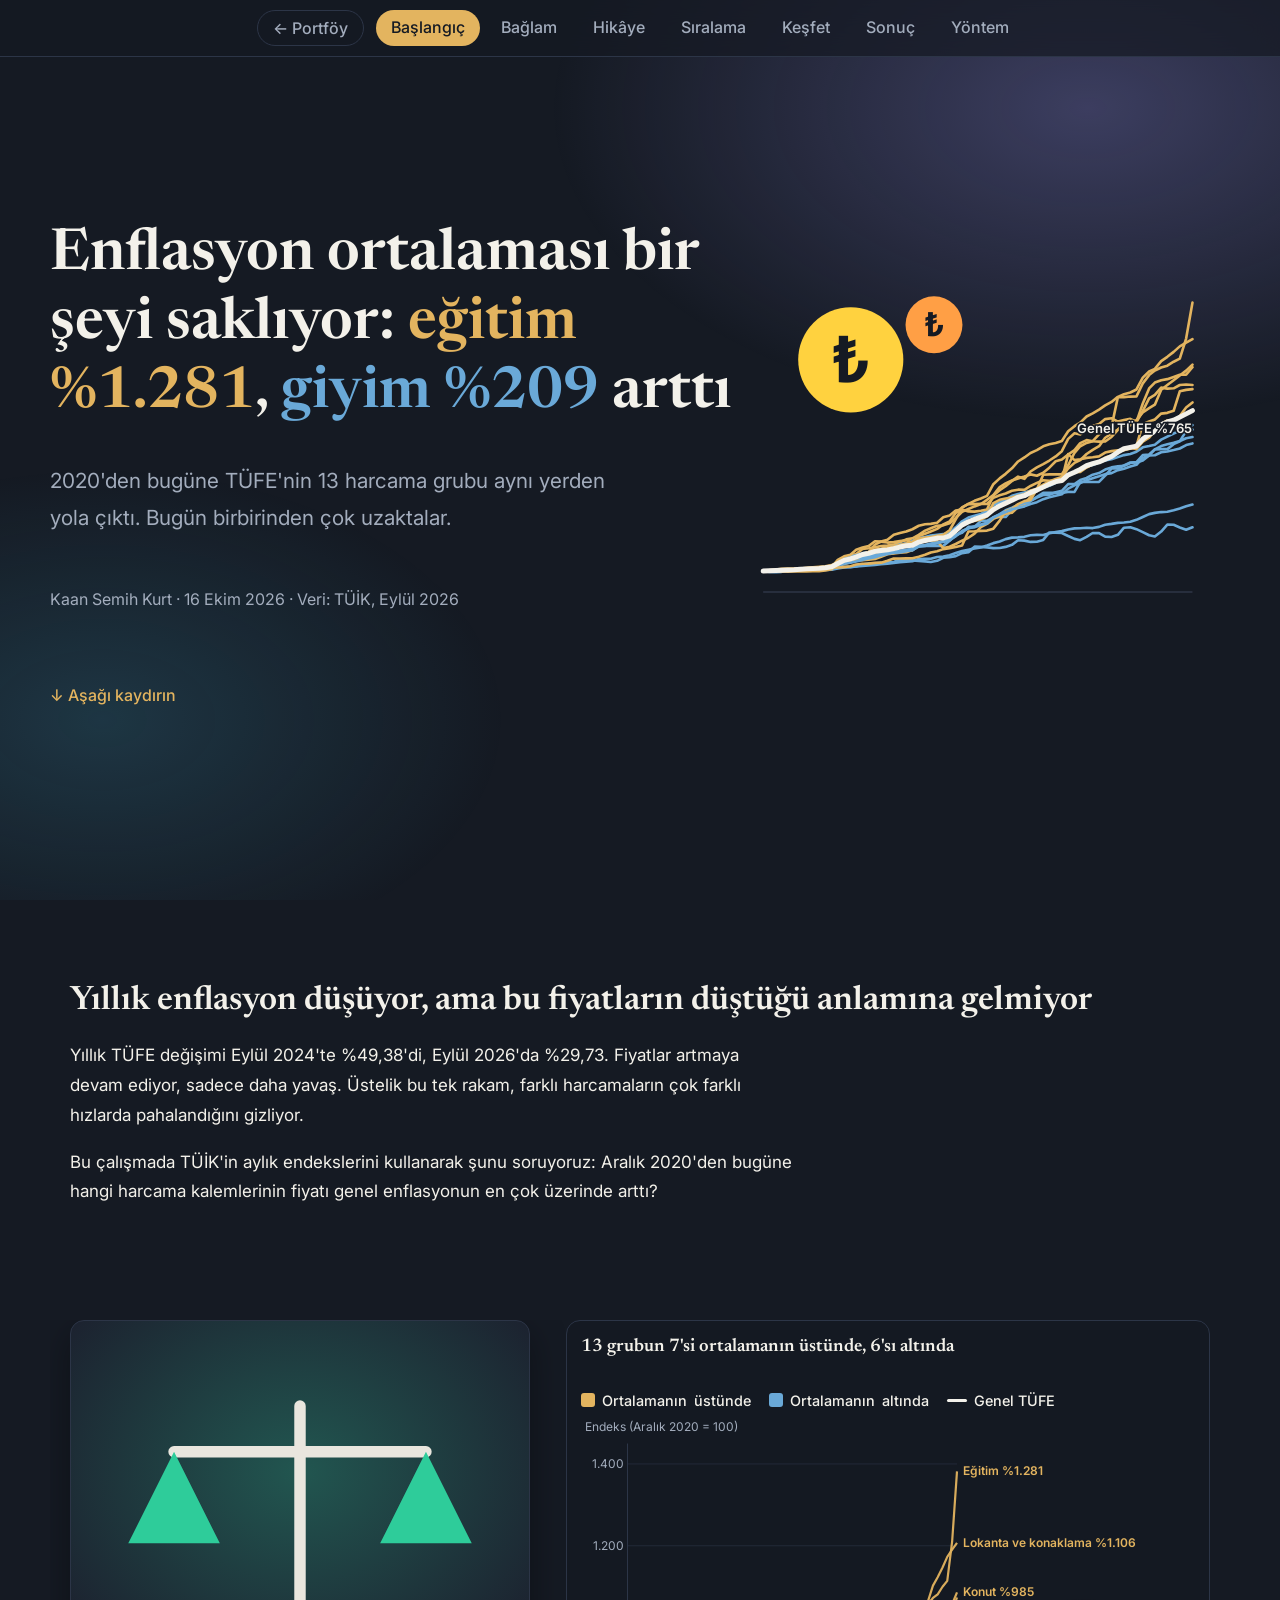
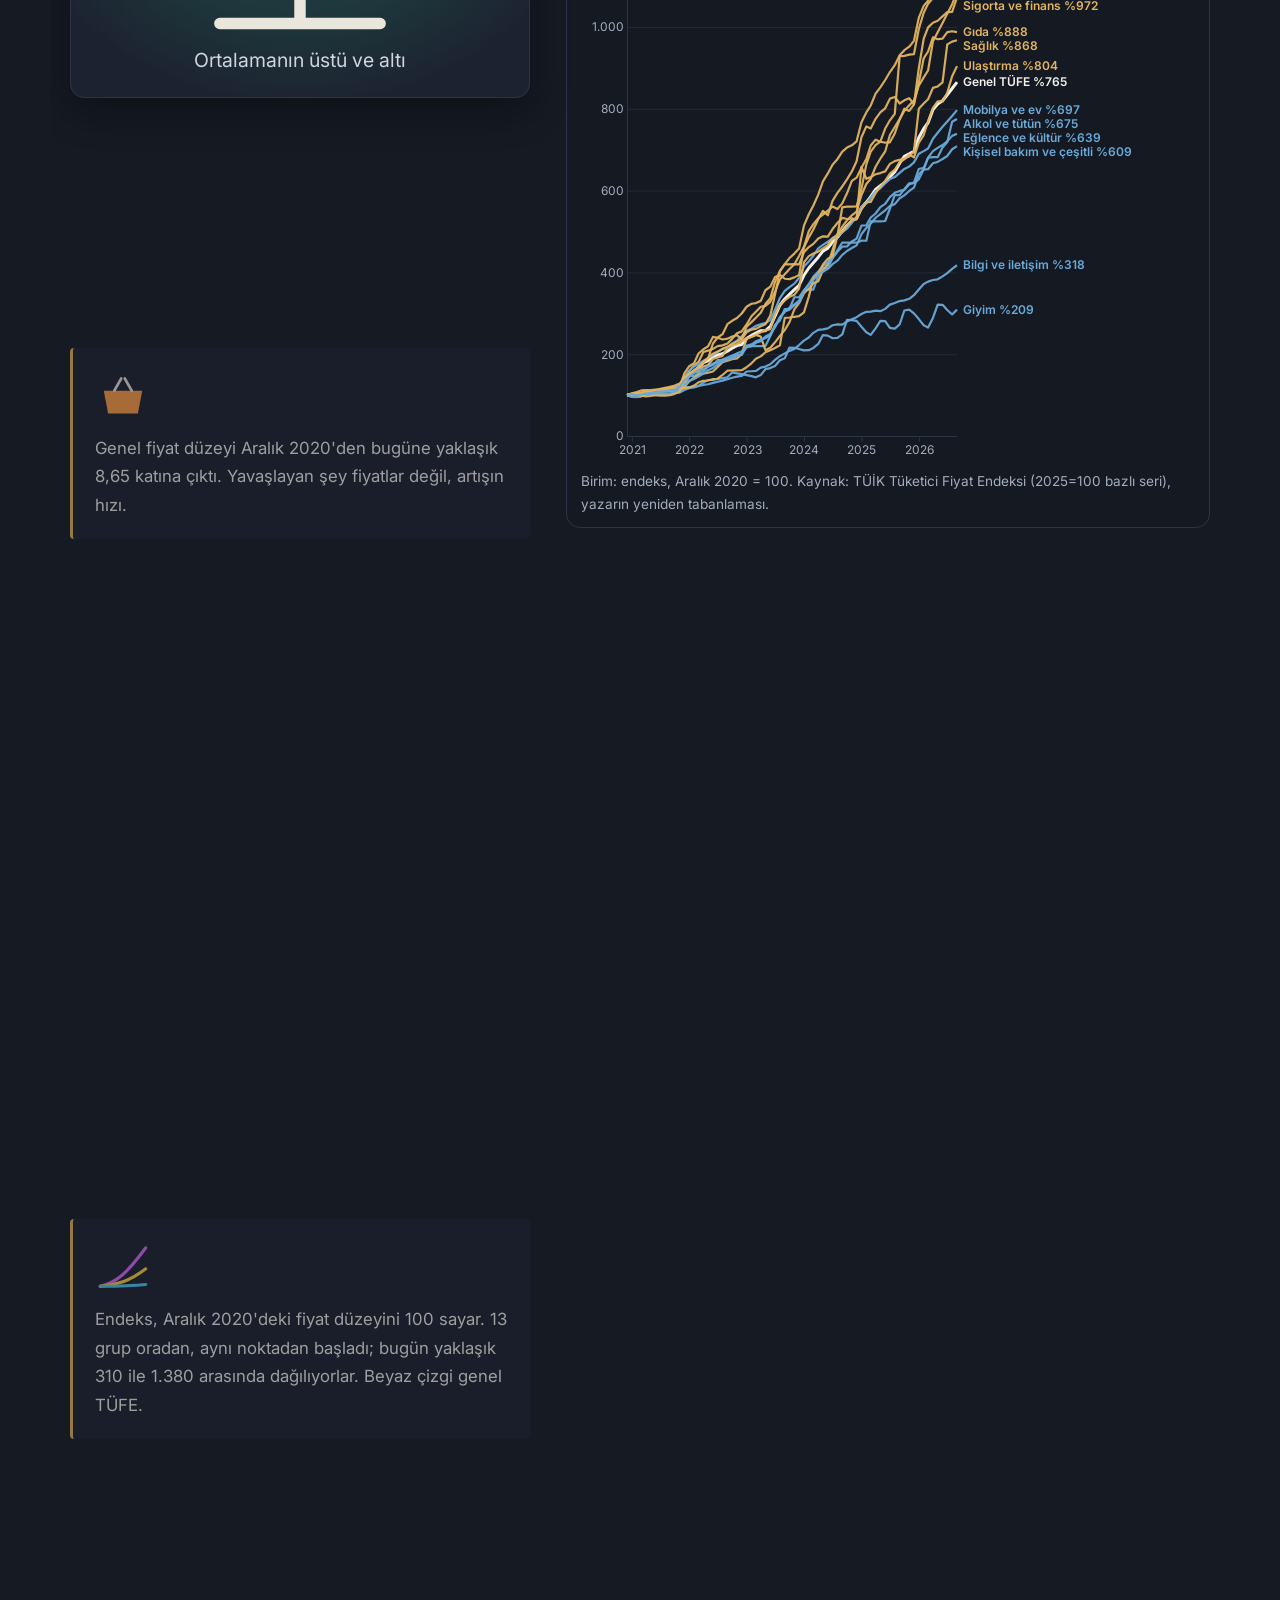
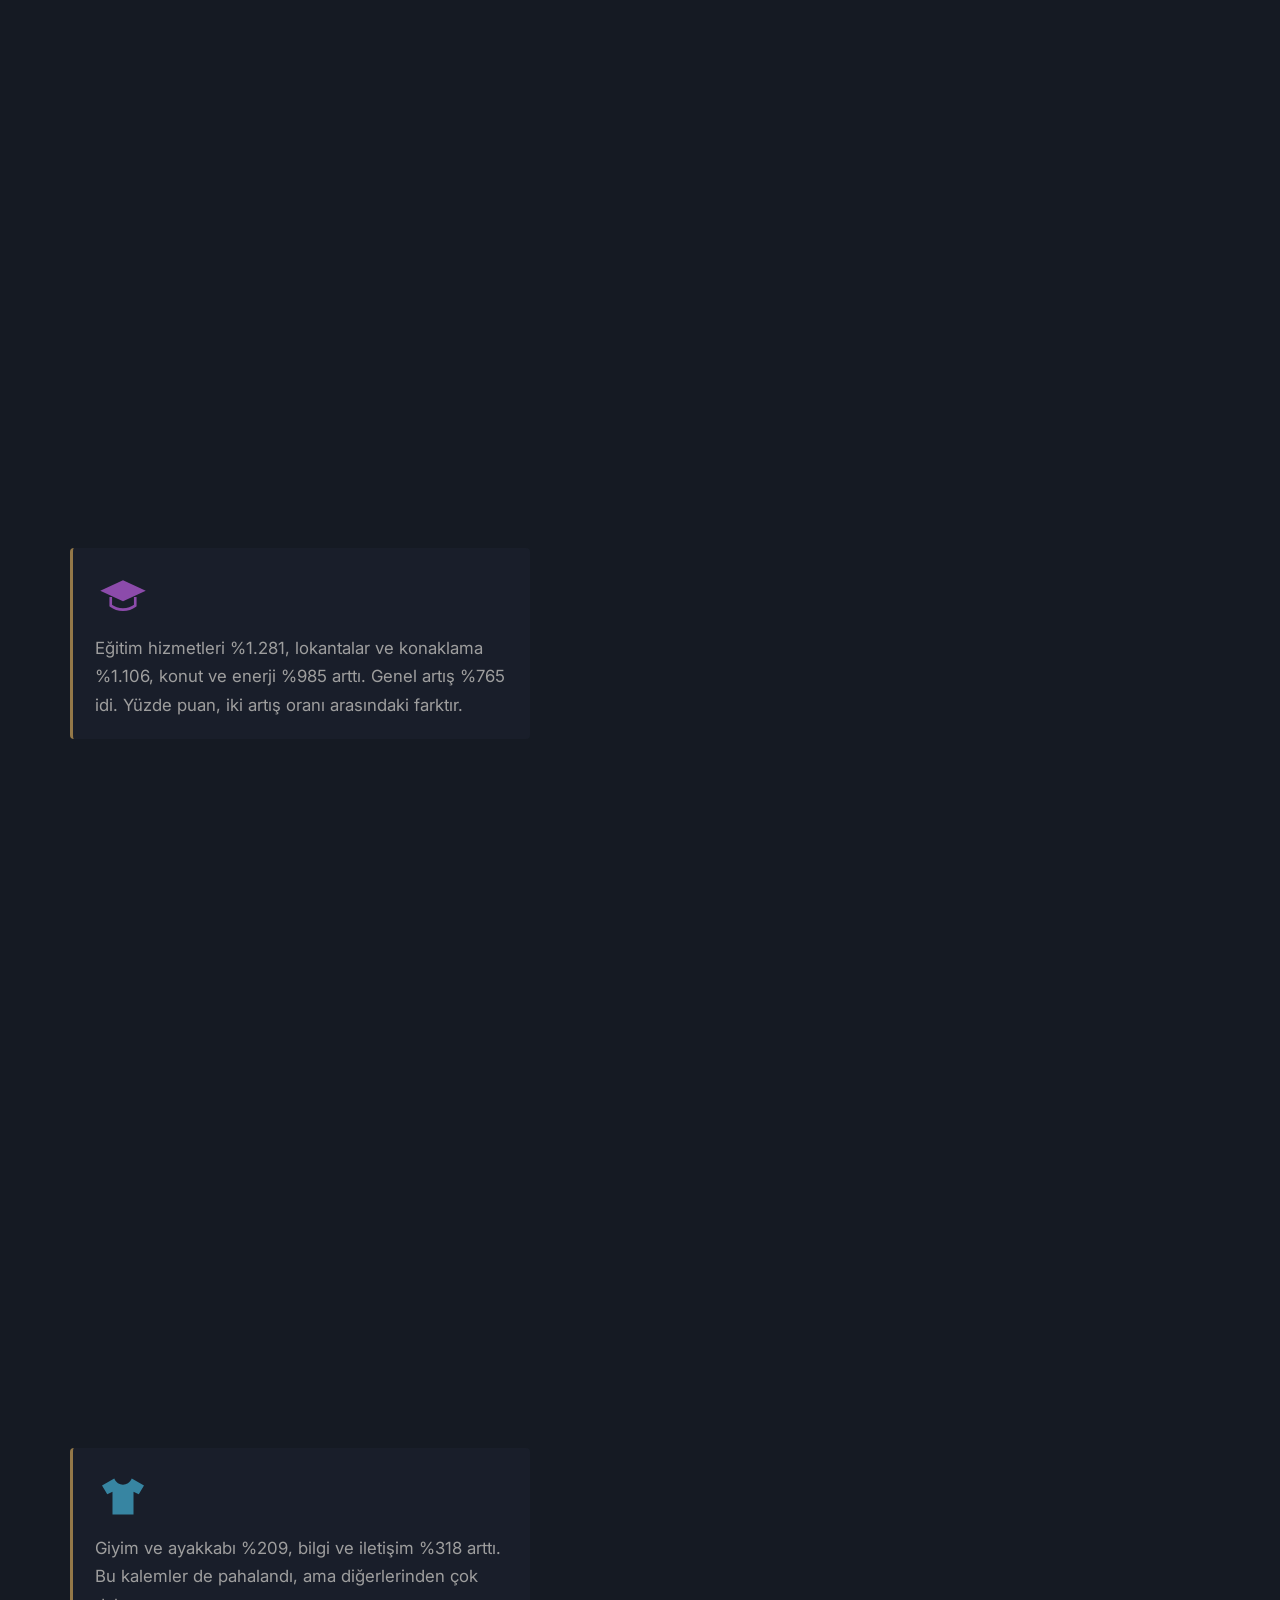
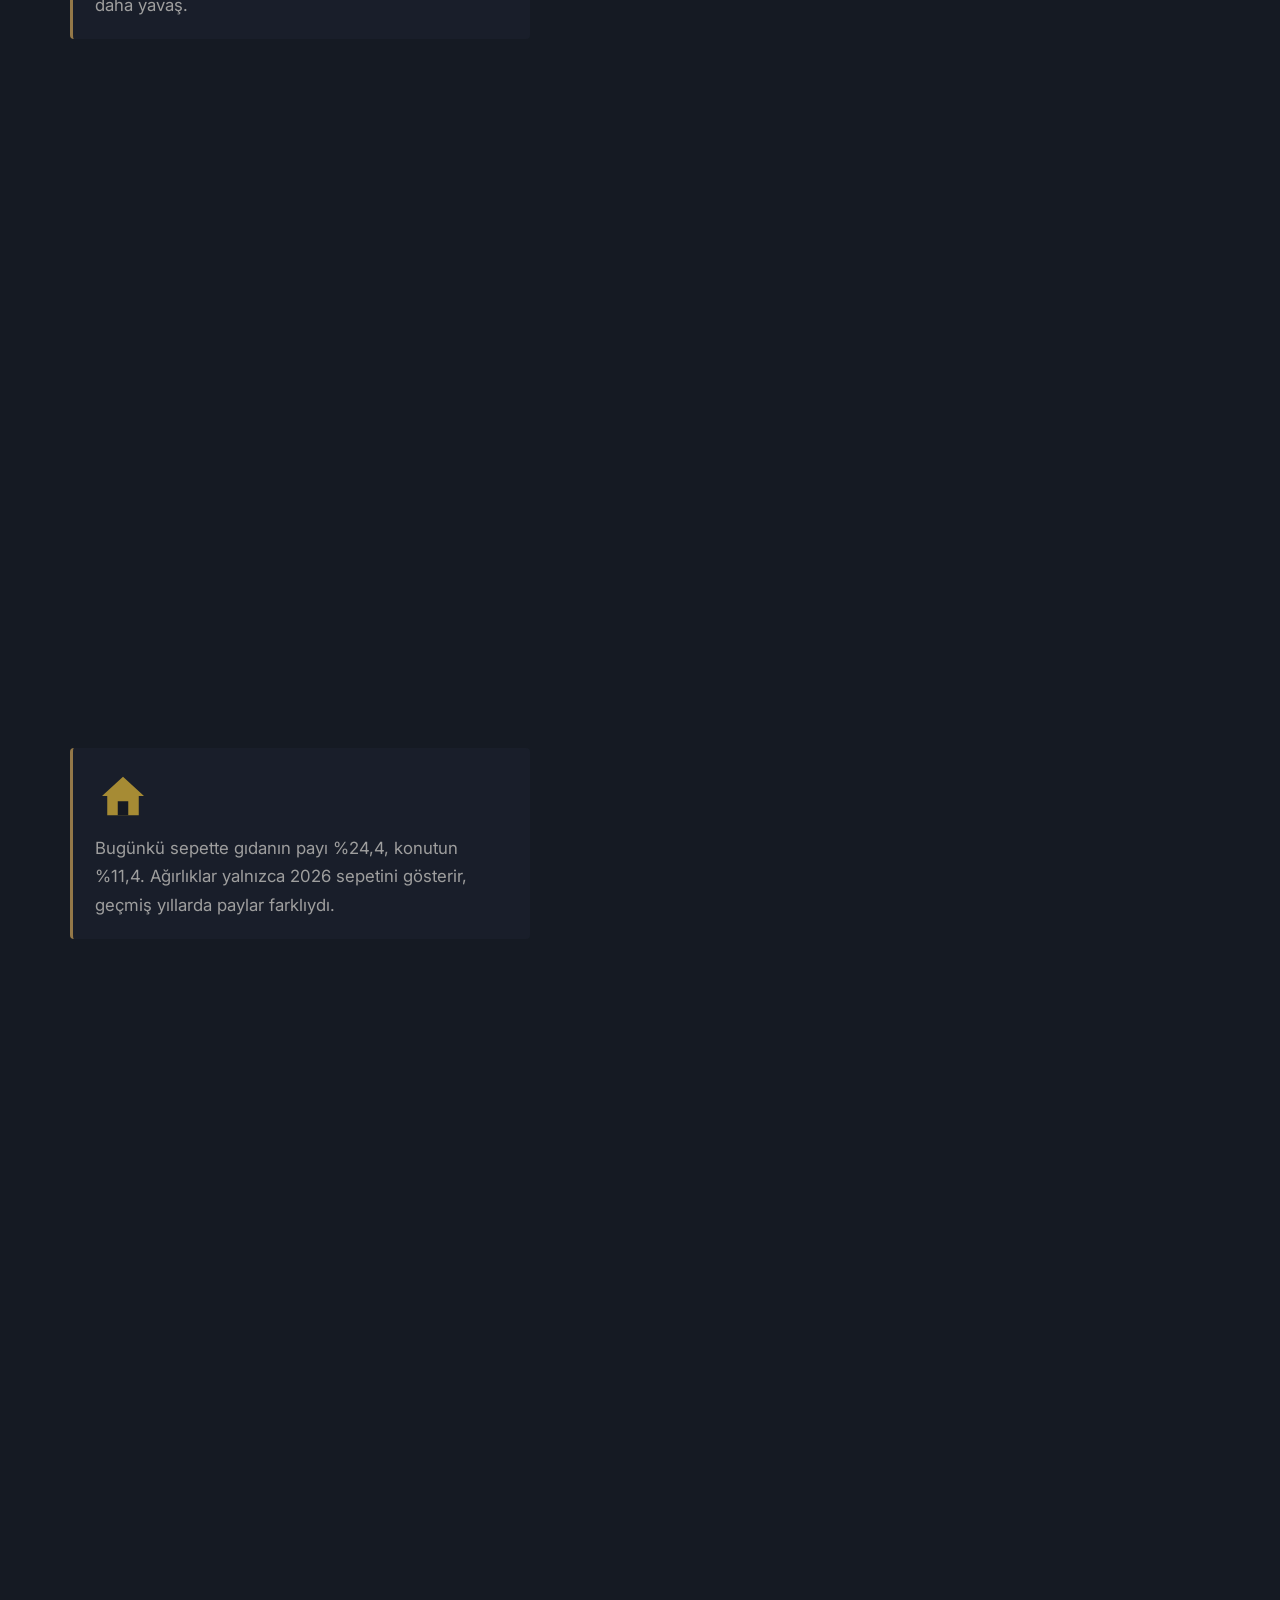
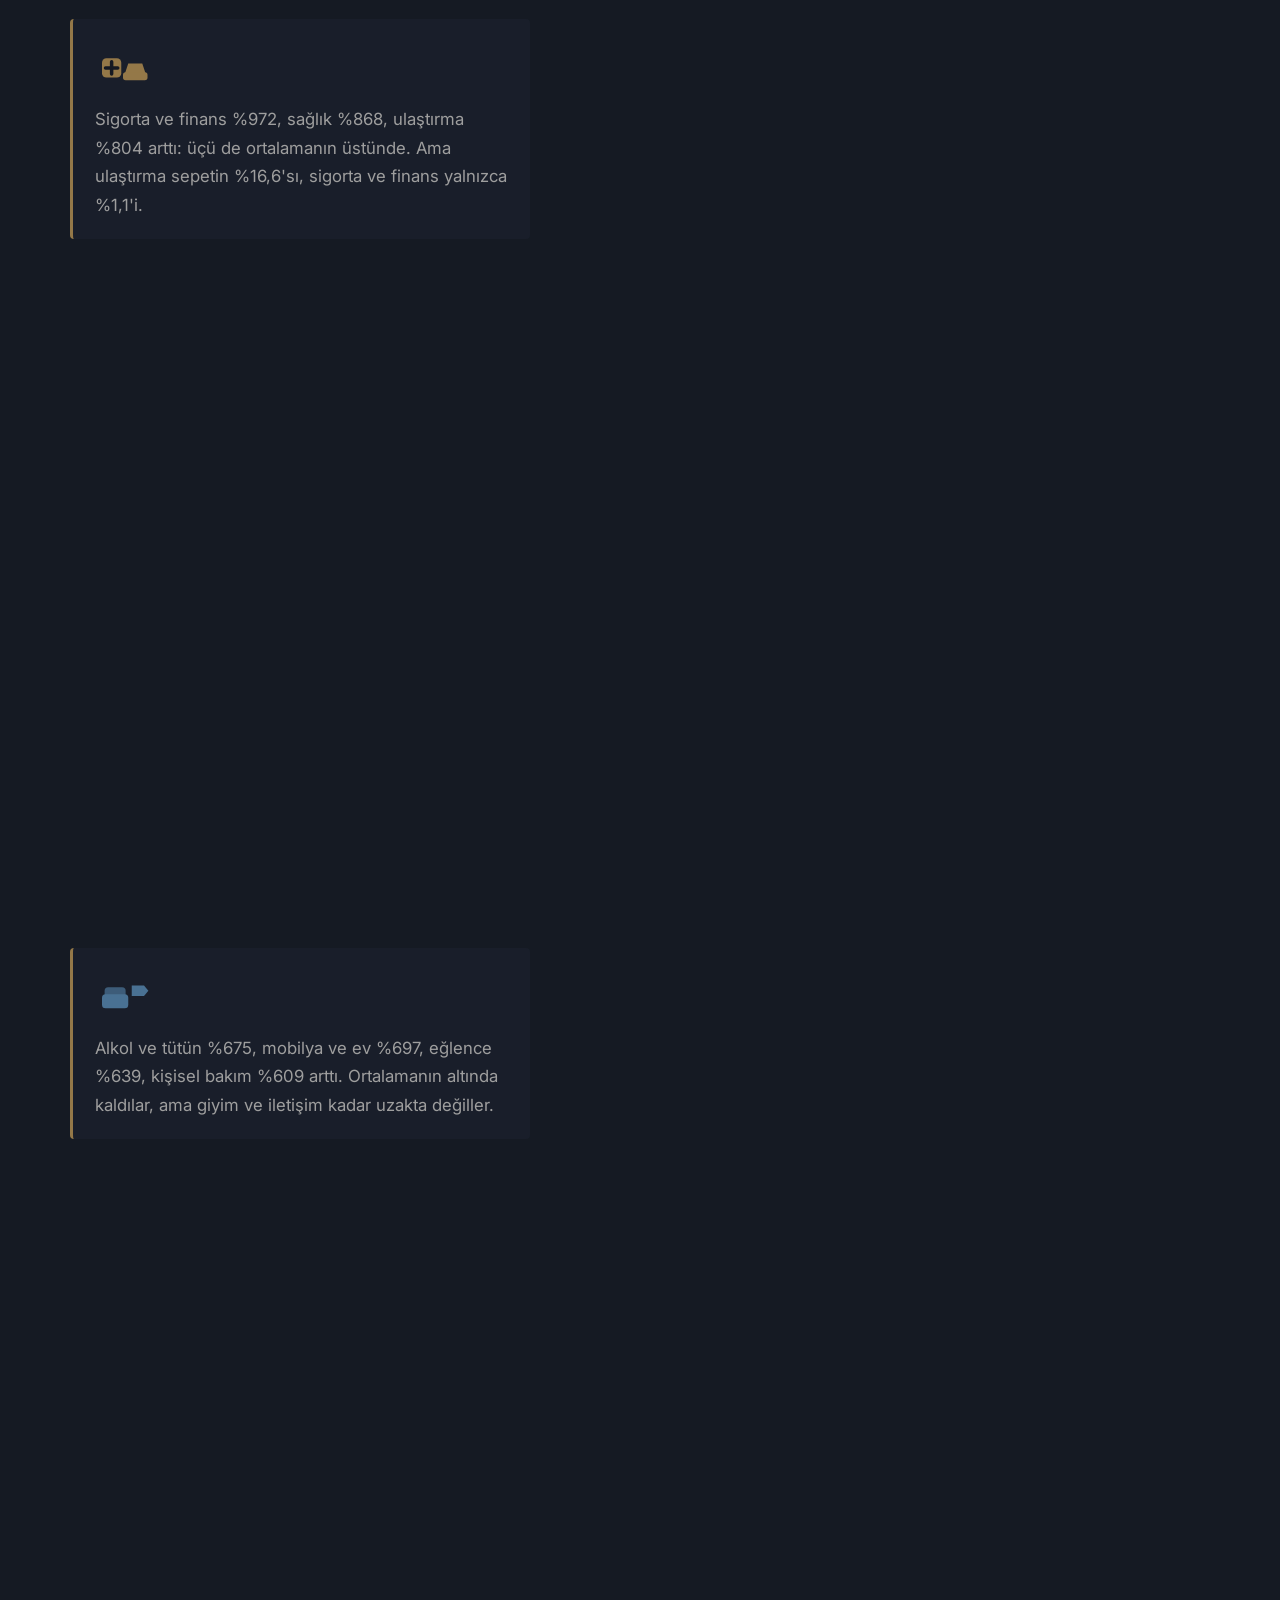
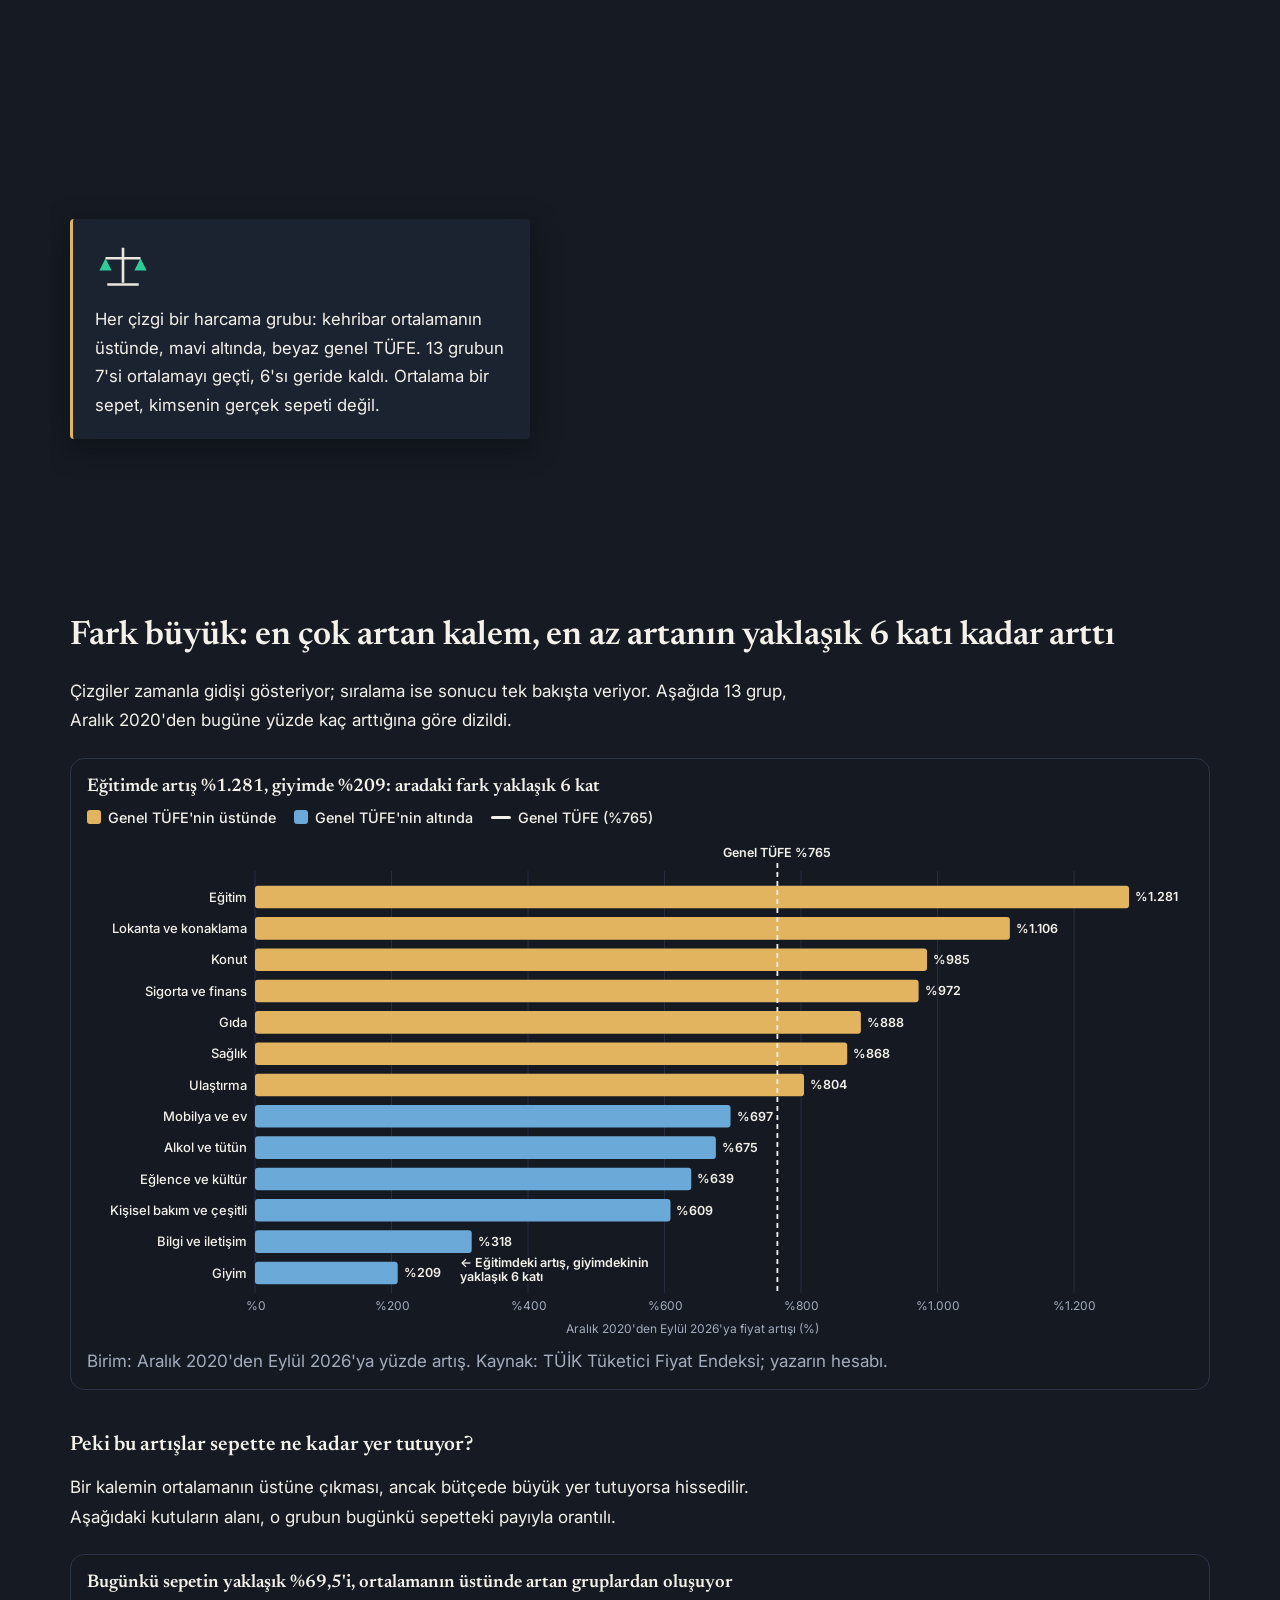
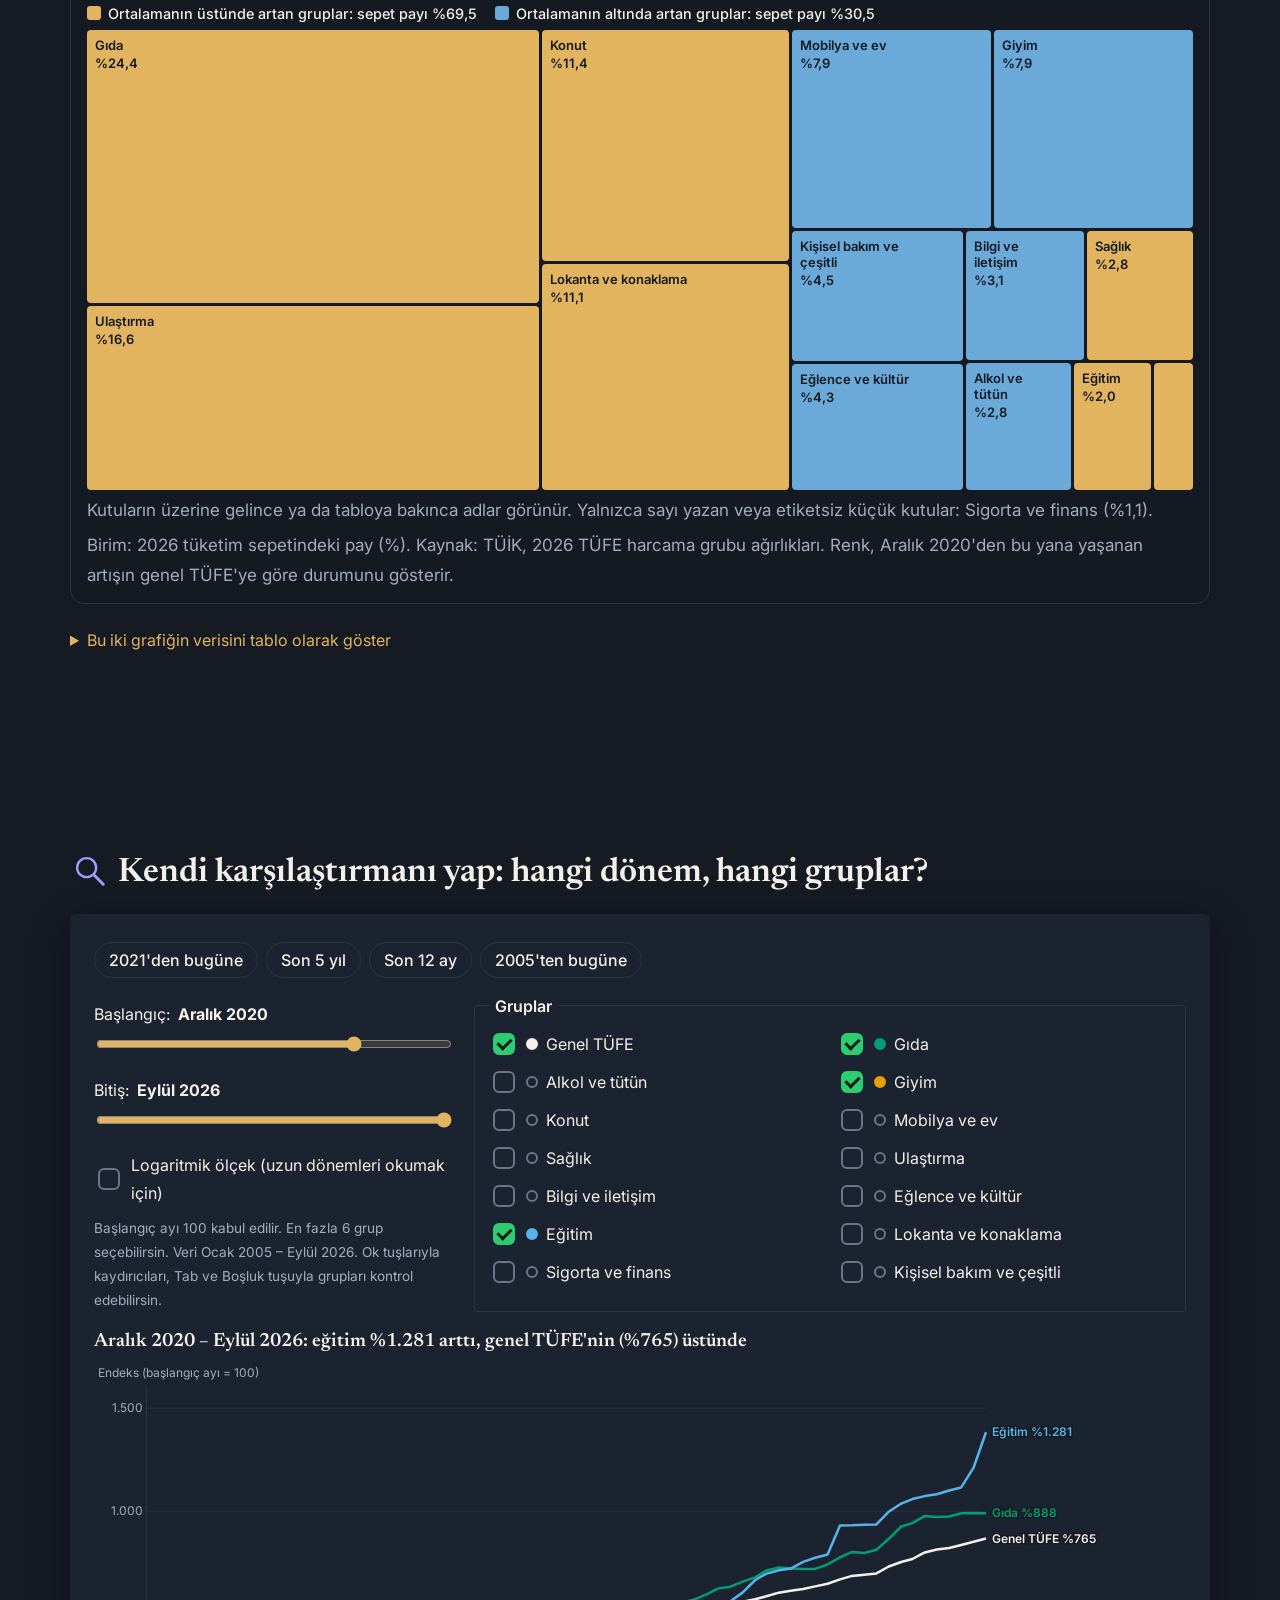
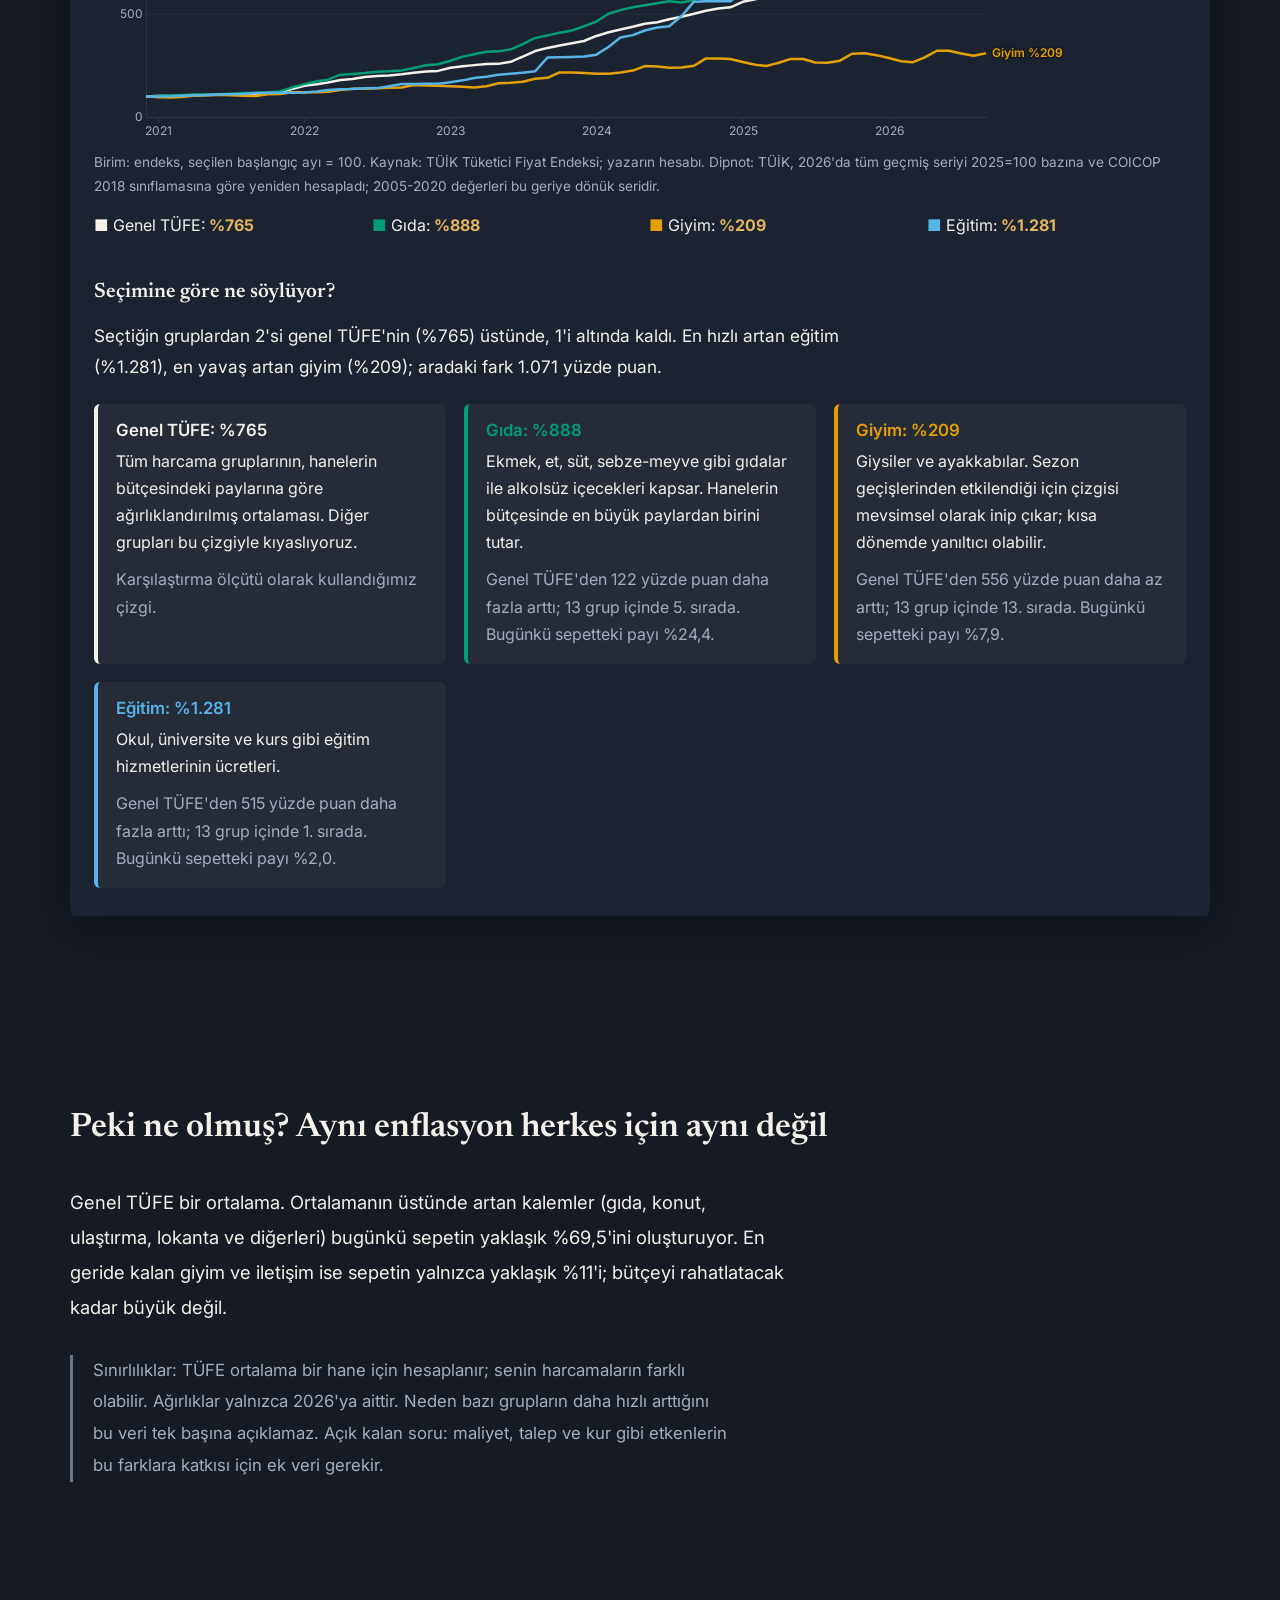
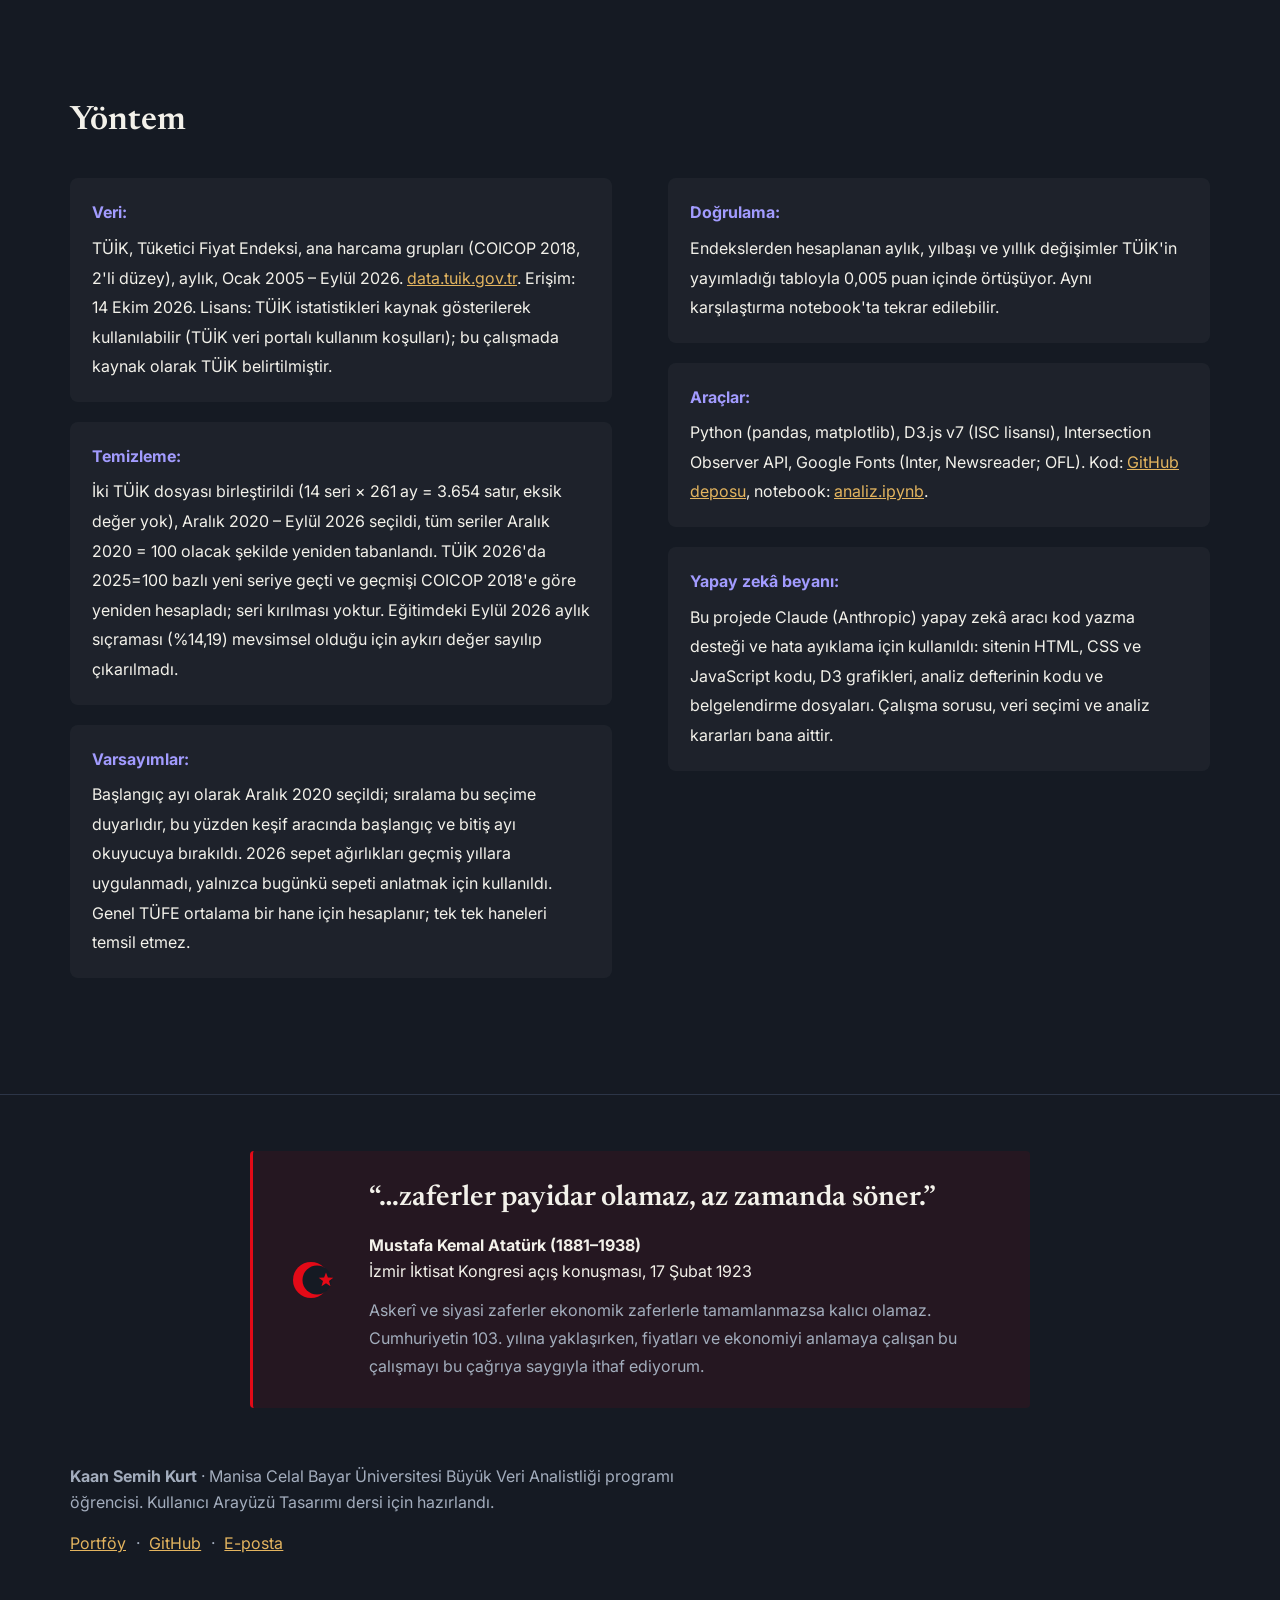
<file: site/index.html>
<!DOCTYPE html>
<html lang="tr">
<head>
<meta charset="utf-8">
<meta name="viewport" content="width=device-width, initial-scale=1">
<title>Enflasyon ortalaması neyi saklıyor? Eğitim %1.281, giyim %209 arttı</title>
<meta name="description" content="2020'den 2026'ya TÜFE harcama gruplarının karşılaştırması: aynı genel enflasyonun altında bazı kalemler yaklaşık 3 kat, bazıları 14 kat pahalandı.">
<link rel="canonical" href="https://kaansemihkurt.github.io/tufe-enflasyon/">
<meta property="og:type" content="article">
<meta property="og:locale" content="tr_TR">
<meta property="og:url" content="https://kaansemihkurt.github.io/tufe-enflasyon/">
<meta property="og:title" content="Enflasyon ortalaması neyi saklıyor?">
<meta property="og:description" content="Aralık 2020'de 100 lira olan sepet bugün 865 lira. Ama eğitim %1.281, giyim %209 arttı. Veri hikâyesi.">
<meta property="og:image" content="https://kaansemihkurt.github.io/tufe-enflasyon/img/og.png">
<meta property="og:image:width" content="1200">
<meta property="og:image:height" content="627">
<meta property="og:image:alt" content="13 harcama grubunun fiyat artışı: eğitim %1.281, giyim %209, genel TÜFE %765">
<meta name="twitter:card" content="summary_large_image">
<link rel="icon" href="data:image/svg+xml,%3Csvg xmlns='http://www.w3.org/2000/svg' viewBox='0 0 32 32'%3E%3Crect width='32' height='32' rx='6' fill='%23151a23'/%3E%3Cpath d='M4 26 L13 17 L18 21 L28 6' stroke='%23e3b45f' stroke-width='3' fill='none'/%3E%3C/svg%3E">
<link rel="preconnect" href="https://fonts.googleapis.com">
<link rel="preconnect" href="https://fonts.gstatic.com" crossorigin>
<link href="https://fonts.googleapis.com/css2?family=Inter:wght@400;500;600&family=Newsreader:wght@400;600&display=swap" rel="stylesheet">
<link rel="stylesheet" href="css/style.css">
</head>
<body>
<div class="progress" id="prog" aria-hidden="true"></div>
<div class="bgfx" aria-hidden="true"><div class="bgl on"></div><div class="bgl"></div><div class="bgl"></div><div class="bgl"></div></div>
<a class="skip" href="#hikaye">Hikâyeye geç</a>
<nav class="topnav" aria-label="Hızlı erişim"><a class="back" data-link="portfoy">← Portföy</a><a href="#baslangic">Başlangıç</a><a href="#baglam">Bağlam</a><a href="#scrolly">Hikâye</a><a href="#siralama">Sıralama</a><a href="#kesif">Keşfet</a><a href="#sonuc">Sonuç</a><a href="#yontem">Yöntem</a></nav>
<header class="wrap hero" id="baslangic" data-scene="0">
  <div class="hero-art" id="heroArt"></div>
  <h1>Enflasyon ortalaması bir şeyi saklıyor: <span class="up">eğitim %1.281</span>, <span class="down">giyim %209</span> arttı</h1>
  <p class="sub">2020'den bugüne TÜFE'nin 13 harcama grubu aynı yerden yola çıktı. Bugün birbirinden çok uzaktalar.</p>
  <p class="meta">Kaan Semih Kurt · 16 Ekim 2026 · Veri: TÜİK, Eylül 2026</p>
  <p class="hint"><span aria-hidden="true">↓</span> Aşağı kaydırın</p>
</header>

<main id="hikaye">
<section class="wrap" aria-labelledby="baglam" data-scene="1">
  <h2 id="baglam">Yıllık enflasyon düşüyor, ama bu fiyatların düştüğü anlamına gelmiyor</h2>
  <p>Yıllık TÜFE değişimi Eylül 2024'te %49,38'di, Eylül 2026'da %29,73. Fiyatlar artmaya devam ediyor, sadece daha yavaş. Üstelik bu tek rakam, farklı harcamaların çok farklı hızlarda pahalandığını gizliyor.</p>
  <p>Bu çalışmada TÜİK'in aylık endekslerini kullanarak şunu soruyoruz: Aralık 2020'den bugüne hangi harcama kalemlerinin fiyatı genel enflasyonun en çok üzerinde arttı?</p>
</section>

<div class="wrap scrolly" id="scrolly" data-scene="1">
  <div class="steps">
    <div class="stage" aria-hidden="true"><svg class="scn" viewBox="0 0 400 300" preserveAspectRatio="xMidYMid meet" aria-hidden="true"><path d="M110 130h180l-20 110H130z" fill="#ff9f45"/><path d="M150 130l30-60M250 130l-30-60" stroke="#e9e6de" stroke-width="10" fill="none" stroke-linecap="round"/><circle cx="170" cy="115" r="14" fill="#ff6b6b"/><circle cx="205" cy="108" r="14" fill="#2ecc9a"/><circle cx="238" cy="116" r="14" fill="#ffd23f"/><text x="200" y="288" text-anchor="middle" font-family="Inter,sans-serif" font-size="17" fill="#cfd5e0">Genel sepet</text></svg><svg class="scn" viewBox="0 0 400 300" preserveAspectRatio="xMidYMid meet" aria-hidden="true"><g fill="none" stroke-linecap="round" stroke-width="10"><path d="M40 250C140 240 220 180 360 50" stroke="#d66bff"/><path d="M40 250C150 248 250 210 360 140" stroke="#ffd23f"/><path d="M40 250C160 252 260 250 360 235" stroke="#4cc9f0"/></g><circle cx="40" cy="250" r="12" fill="#e9e6de"/><text x="200" y="288" text-anchor="middle" font-family="Inter,sans-serif" font-size="17" fill="#cfd5e0">13 grup, tek başlangıç noktası</text></svg><svg class="scn" viewBox="0 0 400 300" preserveAspectRatio="xMidYMid meet" aria-hidden="true"><path d="M80 110L170 70 260 110 170 150z" fill="#d66bff"/><path d="M120 135v40c30 20 70 20 100 0v-40" stroke="#d66bff" stroke-width="10" fill="none"/><path d="M250 200l60-55 60 55h-14v50h-92v-50z" fill="#ffd23f"/><circle cx="120" cy="235" r="26" fill="#8bd450"/><circle cx="120" cy="235" r="16" fill="#151a23"/><text x="200" y="288" text-anchor="middle" font-family="Inter,sans-serif" font-size="17" fill="#cfd5e0">Eğitim · Lokanta · Konut</text></svg><svg class="scn" viewBox="0 0 400 300" preserveAspectRatio="xMidYMid meet" aria-hidden="true"><path d="M110 90l-50 28 20 38 22-10v100h96V146l22 10 20-38-50-28c-8 18-24 26-40 26s-32-8-40-26z" fill="#4cc9f0"/><rect x="270" y="110" width="70" height="130" rx="14" fill="#4d8dff"/><circle cx="305" cy="222" r="6" fill="#151a23"/><text x="200" y="288" text-anchor="middle" font-family="Inter,sans-serif" font-size="17" fill="#cfd5e0">Giyim · Bilgi ve iletişim</text></svg><svg class="scn" viewBox="0 0 400 300" preserveAspectRatio="xMidYMid meet" aria-hidden="true"><path d="M70 190c0-40 40-60 80-60s80 20 80 60v40H70z" fill="#ff9f45"/><path d="M110 150l14 30M150 140l14 30M190 150l14 30" stroke="#151a23" stroke-width="6" stroke-linecap="round"/><path d="M250 170l55-50 55 50h-12v70h-86v-70z" fill="#ffd23f"/><text x="200" y="288" text-anchor="middle" font-family="Inter,sans-serif" font-size="17" fill="#cfd5e0">Gıda · Konut</text></svg><svg class="scn" viewBox="0 0 400 300" preserveAspectRatio="xMidYMid meet" aria-hidden="true"><rect x="60" y="120" width="120" height="110" rx="14" fill="#e3b45f"/><path d="M120 142v66M87 175h66" stroke="#151a23" stroke-width="14" stroke-linecap="round"/><path d="M215 200l16-46h96l16 46z" fill="#e3b45f"/><rect x="205" y="196" width="150" height="34" rx="10" fill="#e3b45f"/><circle cx="240" cy="236" r="16" fill="#151a23" stroke="#e3b45f" stroke-width="6"/><circle cx="320" cy="236" r="16" fill="#151a23" stroke="#e3b45f" stroke-width="6"/><text x="200" y="288" text-anchor="middle" font-family="Inter,sans-serif" font-size="17" fill="#cfd5e0">Sigorta · Sağlık · Ulaştırma</text></svg><svg class="scn" viewBox="0 0 400 300" preserveAspectRatio="xMidYMid meet" aria-hidden="true"><rect x="60" y="150" width="150" height="70" rx="14" fill="#6aa9d8"/><rect x="72" y="118" width="126" height="44" rx="12" fill="#6aa9d8" opacity=".75"/><rect x="80" y="220" width="12" height="22" fill="#6aa9d8"/><rect x="178" y="220" width="12" height="22" fill="#6aa9d8"/><path d="M250 120h90l20 20-20 20h-90z" fill="#6aa9d8"/><circle cx="270" cy="140" r="6" fill="#151a23"/><rect x="250" y="200" width="100" height="36" rx="10" fill="#6aa9d8" opacity=".75"/><text x="200" y="288" text-anchor="middle" font-family="Inter,sans-serif" font-size="17" fill="#cfd5e0">Ortalamanın biraz altında</text></svg><svg class="scn" viewBox="0 0 400 300" preserveAspectRatio="xMidYMid meet" aria-hidden="true"><path d="M200 60v190M130 250h140M90 100h220" stroke="#e9e6de" stroke-width="10" fill="none" stroke-linecap="round"/><path d="M90 100l-40 80h80zM310 100l-40 80h80z" fill="#2ecc9a"/><text x="200" y="288" text-anchor="middle" font-family="Inter,sans-serif" font-size="17" fill="#cfd5e0">Ortalamanın üstü ve altı</text></svg></div>
    <div class="step" data-i="0"><div class="card"><svg class="ill" viewBox="0 0 64 64" aria-hidden="true"><path d="M10 26h44l-5 26H15z" fill="#ff9f45"/><path d="M22 26l8-14M42 26l-8-14" stroke="#e9e6de" stroke-width="3" fill="none" stroke-linecap="round"/></svg><p>Genel fiyat düzeyi Aralık 2020'den bugüne yaklaşık 8,65 katına çıktı. Yavaşlayan şey fiyatlar değil, artışın hızı.</p></div></div>
    <div class="step" data-i="1"><div class="card"><svg class="ill" viewBox="0 0 64 64" aria-hidden="true"><g fill="none" stroke-width="3.5" stroke-linecap="round"><path d="M6 54C24 50 36 40 58 10" stroke="#d66bff"/><path d="M6 54C26 52 40 48 58 34" stroke="#ffd23f"/><path d="M6 54C24 54 40 54 58 52" stroke="#4cc9f0"/></g></svg><p>Endeks, Aralık 2020'deki fiyat düzeyini 100 sayar. 13 grup oradan, aynı noktadan başladı; bugün yaklaşık 310 ile 1.380 arasında dağılıyorlar. Beyaz çizgi genel TÜFE.</p></div></div>
    <div class="step" data-i="2"><div class="card"><svg class="ill" viewBox="0 0 64 64" aria-hidden="true"><path d="M32 14L58 26 32 38 6 26z" fill="#d66bff"/><path d="M18 33v10c8 6 20 6 28 0V33" fill="none" stroke="#d66bff" stroke-width="3"/></svg><p>Eğitim hizmetleri %1.281, lokantalar ve konaklama %1.106, konut ve enerji %985 arttı. Genel artış %765 idi. Yüzde puan, iki artış oranı arasındaki farktır.</p></div></div>
    <div class="step" data-i="3"><div class="card"><svg class="ill" viewBox="0 0 64 64" aria-hidden="true"><path d="M22 12l-14 8 6 10 6-3v26h24V27l6 3 6-10-14-8c-2 5-6 7-10 7s-8-2-10-7z" fill="#4cc9f0"/></svg><p>Giyim ve ayakkabı %209, bilgi ve iletişim %318 arttı. Bu kalemler de pahalandı, ama diğerlerinden çok daha yavaş.</p></div></div>
    <div class="step" data-i="4"><div class="card"><svg class="ill" viewBox="0 0 64 64" aria-hidden="true"><path d="M8 32L32 10l24 22h-6v22H14V32z" fill="#ffd23f"/><rect x="26" y="38" width="12" height="16" fill="#151a23"/></svg><p>Bugünkü sepette gıdanın payı %24,4, konutun %11,4. Ağırlıklar yalnızca 2026 sepetini gösterir, geçmiş yıllarda paylar farklıydı.</p></div></div>
    <div class="step" data-i="5"><div class="card"><svg class="ill" viewBox="0 0 64 64" aria-hidden="true"><rect x="8" y="22" width="22" height="22" rx="5" fill="#e3b45f"/><path d="M19 26v14M12 33h14" stroke="#151a23" stroke-width="4" stroke-linecap="round"/><path d="M34 40l4-12h16l4 12z" fill="#e3b45f"/><rect x="32" y="38" width="28" height="9" rx="3" fill="#e3b45f"/></svg><p>Sigorta ve finans %972, sağlık %868, ulaştırma %804 arttı: üçü de ortalamanın üstünde. Ama ulaştırma sepetin %16,6'sı, sigorta ve finans yalnızca %1,1'i.</p></div></div>
    <div class="step" data-i="6"><div class="card"><svg class="ill" viewBox="0 0 64 64" aria-hidden="true"><rect x="8" y="30" width="30" height="16" rx="4" fill="#6aa9d8"/><rect x="11" y="22" width="24" height="12" rx="4" fill="#6aa9d8" opacity=".75"/><path d="M42 20h14l5 6-5 6H42z" fill="#6aa9d8"/></svg><p>Alkol ve tütün %675, mobilya ve ev %697, eğlence %639, kişisel bakım %609 arttı. Ortalamanın altında kaldılar, ama giyim ve iletişim kadar uzakta değiller.</p></div></div>
    <div class="step" data-i="7"><div class="card"><svg class="ill" viewBox="0 0 64 64" aria-hidden="true"><path d="M32 10v40M14 52h36M12 22h40" stroke="#e9e6de" stroke-width="3" fill="none"/><path d="M12 22l-7 14h14zM52 22l-7 14h14z" fill="#2ecc9a"/></svg><p>Her çizgi bir harcama grubu: kehribar ortalamanın üstünde, mavi altında, beyaz genel TÜFE. 13 grubun 7'si ortalamayı geçti, 6'sı geride kaldı. Ortalama bir sepet, kimsenin gerçek sepeti değil.</p></div></div>
  </div>
  <figure>
    <figcaption class="t" id="ctitle" aria-live="polite"></figcaption>
    <div class="lg" id="lg" hidden><span><i class="sw up"></i><b class="lw">Ortalamanın </b><b class="cp">üstünde</b></span><span><i class="sw down"></i><b class="lw">Ortalamanın </b><b class="cp">altında</b></span><span><i class="sw gen"></i><b>Genel TÜFE</b></span></div>
    <svg id="chart" role="img" aria-label="Harcama gruplarının endeks çizgi grafiği"></svg>
    <p class="note">Birim: endeks, Aralık 2020 = 100. Kaynak: TÜİK Tüketici Fiyat Endeksi (2025=100 bazlı seri), yazarın yeniden tabanlaması.</p>
  </figure>
</div>
<p class="wrap err" id="err" hidden>Veri yüklenemedi. data/ klasöründeki CSV dosyalarının ve js/d3.min.js dosyasının yerinde olduğunu kontrol edin.</p>

<section class="wrap" aria-labelledby="siralama" data-scene="2">
  <h2 id="siralama">Fark büyük: en çok artan kalem, en az artanın yaklaşık 6 katı kadar arttı</h2>
  <p>Çizgiler zamanla gidişi gösteriyor; sıralama ise sonucu tek bakışta veriyor. Aşağıda 13 grup, Aralık 2020'den bugüne yüzde kaç arttığına göre dizildi.</p>
  <figure class="cfig" id="figBar">
    <figcaption class="t">Eğitimde artış %1.281, giyimde %209: aradaki fark yaklaşık 6 kat</figcaption>
    <div class="lg"><span><i class="sw up"></i>Genel TÜFE'nin üstünde</span><span><i class="sw down"></i>Genel TÜFE'nin altında</span><span><i class="sw gen"></i>Genel TÜFE (%765)</span></div>
    <svg id="bar" role="img" aria-label="Harcama gruplarına göre fiyat artışı, sıralı yatay çubuk grafik"></svg>
    <p class="note">Birim: Aralık 2020'den Eylül 2026'ya yüzde artış. Kaynak: TÜİK Tüketici Fiyat Endeksi; yazarın hesabı.</p>
  </figure>
  <h3 id="sepet" class="xh">Peki bu artışlar sepette ne kadar yer tutuyor?</h3>
  <p>Bir kalemin ortalamanın üstüne çıkması, ancak bütçede büyük yer tutuyorsa hissedilir. Aşağıdaki kutuların alanı, o grubun bugünkü sepetteki payıyla orantılı.</p>
  <figure class="cfig" id="figTree">
    <figcaption class="t">Bugünkü sepetin yaklaşık %69,5'i, ortalamanın üstünde artan gruplardan oluşuyor</figcaption>
    <div class="lg" id="treeLg"></div>
    <svg id="tree" role="img" aria-label="Sepet payına göre harcama grupları, treemap"></svg>
    <p class="note" id="treeSmall"></p>
    <p class="note">Birim: 2026 tüketim sepetindeki pay (%). Kaynak: TÜİK, 2026 TÜFE harcama grubu ağırlıkları. Renk, Aralık 2020'den bu yana yaşanan artışın genel TÜFE'ye göre durumunu gösterir.</p>
  </figure>
  <details class="tbl">
    <summary>Bu iki grafiğin verisini tablo olarak göster</summary>
    <table>
      <caption>Harcama gruplarına göre fiyat artışı ve sepet payı</caption>
      <thead><tr><th scope="col">Grup</th><th scope="col">Artış (Aralık 2020 – Eylül 2026)</th><th scope="col">Sepet payı (2026)</th><th scope="col">Genel TÜFE'ye göre</th></tr></thead>
      <tbody id="tblBody"></tbody>
    </table>
  </details>
</section>

<section class="wrap" aria-labelledby="kesif" data-scene="2">
  <h2 id="kesif"><svg class="ill sm" viewBox="0 0 64 64" aria-hidden="true"><circle cx="28" cy="28" r="16" fill="none" stroke="#a29bfe" stroke-width="4"/><path d="M40 40l16 16" stroke="#a29bfe" stroke-width="5" stroke-linecap="round"/></svg>Kendi karşılaştırmanı yap: hangi dönem, hangi gruplar?</h2>
  <div class="explore">
    <div class="chips" id="chips" role="group" aria-label="Hazır dönemler"></div>
    <div class="controls">
      <div>
        <label for="base" class="ui">Başlangıç: <b id="baseTxt"></b></label>
        <input type="range" id="base" min="0" value="0">
        <label for="end" class="ui" style="margin-top:10px">Bitiş: <b id="endTxt"></b></label>
        <input type="range" id="end" min="0" value="0" aria-describedby="baseHelp">
        <label class="ui" style="margin-top:10px"><input type="checkbox" id="logScale"> Logaritmik ölçek (uzun dönemleri okumak için)</label>
        <p class="note" id="baseHelp">Başlangıç ayı 100 kabul edilir. En fazla 6 grup seçebilirsin. Veri Ocak 2005 – Eylül 2026. Ok tuşlarıyla kaydırıcıları, Tab ve Boşluk tuşuyla grupları kontrol edebilirsin.</p>
      </div>
      <fieldset><legend>Gruplar</legend><div class="chk" id="chk"></div></fieldset>
    </div>
    <h3 id="exTitle" aria-live="polite"></h3>
    <div style="height:380px;position:relative"><svg id="ex-chart" role="img" aria-label="Seçilen grupların karşılaştırma grafiği"></svg><div id="tip" class="tip" hidden></div></div>
    <p class="note">Birim: endeks, seçilen başlangıç ayı = 100. Kaynak: TÜİK Tüketici Fiyat Endeksi; yazarın hesabı. Dipnot: TÜİK, 2026'da tüm geçmiş seriyi 2025=100 bazına ve COICOP 2018 sınıflamasına göre yeniden hesapladı; 2005-2020 değerleri bu geriye dönük seridir.</p>
    <ul class="read" id="read"></ul>
    <h3 class="xh">Seçimine göre ne söylüyor?</h3>
    <div id="explain" class="explain" aria-live="polite"></div>
  </div>
</section>

<section class="wrap" aria-labelledby="sonuc" data-scene="3">
  <h2 id="sonuc">Peki ne olmuş? Aynı enflasyon herkes için aynı değil</h2>
  <p>Genel TÜFE bir ortalama. Ortalamanın üstünde artan kalemler (gıda, konut, ulaştırma, lokanta ve diğerleri) bugünkü sepetin yaklaşık %69,5'ini oluşturuyor. En geride kalan giyim ve iletişim ise sepetin yalnızca yaklaşık %11'i; bütçeyi rahatlatacak kadar büyük değil.</p>
  <p>Sınırlılıklar: TÜFE ortalama bir hane için hesaplanır; senin harcamaların farklı olabilir. Ağırlıklar yalnızca 2026'ya aittir. Neden bazı grupların daha hızlı arttığını bu veri tek başına açıklamaz. Açık kalan soru: maliyet, talep ve kur gibi etkenlerin bu farklara katkısı için ek veri gerekir.</p>
</section>

<section class="wrap" aria-labelledby="yontem" data-scene="3">
  <h2 id="yontem">Yöntem</h2>
  <div class="two">
    <div>
      <p><b>Veri:</b> TÜİK, Tüketici Fiyat Endeksi, ana harcama grupları (COICOP 2018, 2'li düzey), aylık, Ocak 2005 – Eylül 2026. <a href="https://data.tuik.gov.tr">data.tuik.gov.tr</a>. Erişim: 14 Ekim 2026. Lisans: TÜİK istatistikleri kaynak gösterilerek kullanılabilir (TÜİK veri portalı kullanım koşulları); bu çalışmada kaynak olarak TÜİK belirtilmiştir.</p>
      <p><b>Temizleme:</b> İki TÜİK dosyası birleştirildi (14 seri × 261 ay = 3.654 satır, eksik değer yok), Aralık 2020 – Eylül 2026 seçildi, tüm seriler Aralık 2020 = 100 olacak şekilde yeniden tabanlandı. TÜİK 2026'da 2025=100 bazlı yeni seriye geçti ve geçmişi COICOP 2018'e göre yeniden hesapladı; seri kırılması yoktur. Eğitimdeki Eylül 2026 aylık sıçraması (%14,19) mevsimsel olduğu için aykırı değer sayılıp çıkarılmadı.</p>
      <p><b>Varsayımlar:</b> Başlangıç ayı olarak Aralık 2020 seçildi; sıralama bu seçime duyarlıdır, bu yüzden keşif aracında başlangıç ve bitiş ayı okuyucuya bırakıldı. 2026 sepet ağırlıkları geçmiş yıllara uygulanmadı, yalnızca bugünkü sepeti anlatmak için kullanıldı. Genel TÜFE ortalama bir hane için hesaplanır; tek tek haneleri temsil etmez.</p>
    </div>
    <div>
      <p><b>Doğrulama:</b> Endekslerden hesaplanan aylık, yılbaşı ve yıllık değişimler TÜİK'in yayımladığı tabloyla 0,005 puan içinde örtüşüyor. Aynı karşılaştırma notebook'ta tekrar edilebilir.</p>
      <p><b>Araçlar:</b> Python (pandas, matplotlib), D3.js v7 (ISC lisansı), Intersection Observer API, Google Fonts (Inter, Newsreader; OFL). Kod: <a data-link="githubDepo">GitHub deposu</a>, notebook: <a data-link="notebook">analiz.ipynb</a>.</p>
      <p><b>Yapay zekâ beyanı:</b> Bu projede Claude (Anthropic) yapay zekâ aracı kod yazma desteği ve hata ayıklama için kullanıldı: sitenin HTML, CSS ve JavaScript kodu, D3 grafikleri, analiz defterinin kodu ve belgelendirme dosyaları. Çalışma sorusu, veri seçimi ve analiz kararları bana aittir.</p>
    </div>
  </div>
</section>
</main>

<footer><div class="wrap">
  <aside class="tribute" aria-label="Atatürk anısına">
    <svg viewBox="0 0 64 64" aria-hidden="true"><circle cx="28" cy="32" r="18" fill="#e30a17"/><circle cx="34" cy="32" r="14.5" fill="#151a23"/><path d="M43 24.5l1.9 5.1 5.4.2-4.3 3.3 1.5 5.2-4.5-3.1-4.5 3.1 1.5-5.2-4.3-3.3 5.4-.2z" fill="#e30a17"/></svg>
    <div><blockquote>“…zaferler payidar olamaz, az zamanda söner.”</blockquote>
    <p class="who"><b>Mustafa Kemal Atatürk (1881–1938)</b><br>İzmir İktisat Kongresi açış konuşması, 17 Şubat 1923</p>
    <p class="tn">Askerî ve siyasi zaferler ekonomik zaferlerle tamamlanmazsa kalıcı olamaz. Cumhuriyetin 103. yılına yaklaşırken, fiyatları ve ekonomiyi anlamaya çalışan bu çalışmayı bu çağrıya saygıyla ithaf ediyorum.</p></div>
  </aside>
  <p><b>Kaan Semih Kurt</b> · Manisa Celal Bayar Üniversitesi Büyük Veri Analistliği programı öğrencisi. Kullanıcı Arayüzü Tasarımı dersi için hazırlandı.</p>
  <ul class="links"><li><a data-link="portfoy">Portföy</a></li><li><a data-link="linkedin">LinkedIn</a></li><li><a data-link="githubProfil">GitHub</a></li><li><a data-link="eposta">E-posta</a></li></ul>
</div></footer>

<script src="js/d3.min.js"></script>
<script src="js/config.js"></script>
<script src="js/app.js"></script>
</body>
</html>
</file>
<file: site/css/style.css>
:root{--bg:#151a23;--panel:#1c2330;--line:#2c3547;--text:#e9e6de;--muted:#a3adbd;--amber:#e3b45f;--blue:#6aa9d8;--teal:#7cc9b4;--gray:#6b7587;--serif:"Newsreader",Georgia,serif;--sans:"Inter",system-ui,sans-serif}
*{box-sizing:border-box}
html{scroll-behavior:smooth;scroll-padding-top:12px}
body{margin:0;background:var(--bg);color:var(--text);font:400 1.125rem/1.65 var(--serif);-webkit-font-smoothing:antialiased}
h1,h2,h3{font-weight:600;line-height:1.2;margin:0 0 .6em}
h1{font-size:clamp(2rem,5.5vw,3.6rem);max-width:20ch}
h2{font-size:clamp(1.5rem,3.2vw,2.1rem)}
h3{font-size:1.2rem}
p{margin:0 0 1em;max-width:62ch}
a{color:var(--amber)}
:focus-visible{outline:3px solid var(--blue);outline-offset:3px}
.wrap{max-width:1180px;margin:0 auto;padding:0 20px}
.skip{position:absolute;left:-999px}.skip:focus{left:12px;top:12px;background:var(--panel);padding:8px 12px;z-index:9}
.hero{min-height:92vh;display:flex;flex-direction:column;justify-content:center;padding:64px 0}
.sub{font-size:1.3rem;color:var(--muted);max-width:44ch}
.meta,.note,.ui,label,button,input,select{font-family:var(--sans)}
.meta{font-size:1rem;color:var(--muted);margin-top:28px}
.hint{font:500 1rem var(--sans);color:var(--amber);margin-top:56px}
.hint span{display:inline-block;animation:nudge 2s ease-in-out 3}
@keyframes nudge{50%{transform:translateY(7px)}}
section{padding:56px 0}
.scrolly{display:grid;grid-template-columns:minmax(300px,5fr) 7fr;gap:36px;align-items:start}
.steps{grid-column:1;grid-row:1}
.step{min-height:85vh;display:flex;align-items:center;opacity:.62;transition:opacity .4s}
.step.on{opacity:1}
.card{background:var(--panel);border-left:3px solid var(--amber);padding:20px 22px;border-radius:4px}
.card p{margin:0;font-size:1.0625rem}
.scrolly figure{grid-column:2;grid-row:1;position:sticky;top:5vh;height:90vh;margin:0;display:flex;flex-direction:column}
figcaption.t{font:600 1.15rem/1.3 var(--serif);min-height:3em}
#chart,#ex-chart{flex:1;min-height:0;width:100%;display:block}
#ex-chart{height:100%}
.note{font-size:.85rem;color:var(--muted);margin:6px 0 0;max-width:none}
.axis text{fill:var(--muted);font:12px var(--sans)}.axis path,.axis line{stroke:var(--line)}
.grid line{stroke:var(--line);stroke-opacity:.6}.grid path{display:none}
.lbl{font:600 12px var(--sans);paint-order:stroke;stroke:var(--bg);stroke-width:3px}
.explore{background:var(--panel);border-radius:6px;padding:28px 24px}
.controls{display:grid;grid-template-columns:minmax(220px,1fr) 2fr;gap:24px;margin-bottom:18px}
fieldset{border:1px solid var(--line);border-radius:4px;margin:0;padding:10px 14px}
legend{font:600 1rem var(--sans);padding:0 6px}
.chk{display:grid;grid-template-columns:1fr 1fr;gap:2px 14px}
label{font-size:1rem;display:flex;gap:8px;align-items:center;padding:4px 0;cursor:pointer;color:var(--text)}
input[type=checkbox]{width:18px;height:18px;accent-color:var(--amber)}
input[type=range]{width:100%;accent-color:var(--amber)}
.read{font:400 1rem/1.5 var(--sans);list-style:none;padding:0;margin:14px 0 0;display:grid;grid-template-columns:repeat(auto-fit,minmax(230px,1fr));gap:6px 18px}
.read b{color:var(--amber)}
.two{display:grid;grid-template-columns:1fr 1fr;gap:32px}
footer{border-top:1px solid var(--line);color:var(--muted);font:400 1rem/1.6 var(--sans);padding:32px 0 56px}
.err{background:#3a2326;padding:14px;border-radius:4px;font-family:var(--sans)}
@media(max-width:820px){
 .scrolly{display:flex;flex-direction:column}
 .scrolly figure{order:-1;position:sticky;top:0;height:50vh;background:var(--bg);z-index:2;padding-top:6px;border-bottom:1px solid var(--line)}
 figcaption.t{font-size:1rem;min-height:2.6em}
 .step{min-height:75vh;opacity:.65}.card{background:rgba(28,35,48,.96)}
 .controls,.two{grid-template-columns:1fr}
 .hero{min-height:85vh}
}
@media(prefers-reduced-motion:reduce){*{animation:none!important;transition:none!important;scroll-behavior:auto!important}}

body{background-image:radial-gradient(55% 45% at 88% 8%,rgba(162,155,254,.2),transparent 70%),radial-gradient(45% 40% at 5% 55%,rgba(76,201,240,.12),transparent 70%),radial-gradient(40% 35% at 70% 95%,rgba(255,143,199,.1),transparent 70%);background-repeat:no-repeat;background-size:100% 1100px}
.progress{position:fixed;top:0;left:0;height:3px;width:100%;transform-origin:0 50%;transform:scaleX(0);background:linear-gradient(90deg,#4cc9f0,#a29bfe,#ff8fc7,#ffd23f,#2ecc9a);z-index:20}
.step.on .card{box-shadow:0 8px 30px rgba(0,0,0,.35)}
.chips{display:flex;flex-wrap:wrap;gap:8px;margin:0 0 18px}
.chip{font:500 1rem var(--sans);color:var(--text);background:transparent;border:1px solid var(--line);border-radius:999px;padding:7px 14px;cursor:pointer;transition:background .2s,border-color .2s}
.chip:hover{background:rgba(255,255,255,.06);border-color:#a29bfe}
.dot{width:12px;height:12px;border-radius:50%;flex:none}
.tip{position:absolute;top:8px;pointer-events:none;background:rgba(21,26,35,.96);border:1px solid var(--line);border-radius:6px;padding:8px 11px;font:400 .9rem/1.5 var(--sans);z-index:3;white-space:nowrap}
.explore{box-shadow:0 12px 40px rgba(0,0,0,.3)}

/* --- v3: okunaklı yazı, yeşil onay kutusu, sahne geçişleri --- */
:root{--text:#f3f1ea}
body{font:400 1.0625rem/1.75 var(--sans);background-image:none}
h1,h2,h3,figcaption.t{font-family:var(--serif)}
p{max-width:66ch}.card p{font-size:1.05rem;line-height:1.7}
.explore p,.explore label,.read{font-family:var(--sans)}
input[type=checkbox]{appearance:none;-webkit-appearance:none;width:22px;height:22px;border:2px solid #6b7587;border-radius:6px;background:transparent;display:inline-grid;place-content:center;cursor:pointer;flex:none;transition:background .2s,border-color .2s}
input[type=checkbox]:checked{background:#2ecc71;border-color:#2ecc71}
input[type=checkbox]:checked::after{content:"";width:6px;height:11px;border:solid #0c1f14;border-width:0 3px 3px 0;transform:rotate(45deg) translate(-1px,-1px)}
.bgfx{position:fixed;inset:0;z-index:-1;pointer-events:none}
.bgl{position:absolute;inset:0;opacity:0;transition:opacity 1.6s ease}.bgl.on{opacity:1}
.bgl:nth-child(1){background:radial-gradient(60% 50% at 85% 12%,rgba(162,155,254,.28),transparent 70%),radial-gradient(45% 40% at 8% 80%,rgba(76,201,240,.16),transparent 70%)}
.bgl:nth-child(2){background:radial-gradient(55% 45% at 12% 20%,rgba(76,201,240,.2),transparent 70%),radial-gradient(50% 45% at 90% 85%,rgba(46,204,154,.14),transparent 70%)}
.bgl:nth-child(3){background:radial-gradient(55% 45% at 80% 15%,rgba(255,143,199,.2),transparent 70%),radial-gradient(50% 45% at 10% 85%,rgba(255,210,63,.13),transparent 70%)}
.bgl:nth-child(4){background:radial-gradient(55% 45% at 20% 15%,rgba(46,204,113,.16),transparent 70%),radial-gradient(50% 45% at 85% 90%,rgba(77,141,255,.18),transparent 70%)}
.rv{opacity:0;transform:translateY(36px);transition:opacity 1s cubic-bezier(.2,.7,.2,1),transform 1s cubic-bezier(.2,.7,.2,1)}.rv.in{opacity:1;transform:none}
.hero{transform:translateY(calc(var(--sy,0) * -.12px));will-change:transform}
.ill{width:56px;height:56px;display:block;margin-bottom:10px}.ill.sm{display:inline-block;width:38px;height:38px;margin:0 10px -8px 0}
.tribute{display:flex;gap:16px;align-items:flex-start;margin-top:36px;max-width:640px;padding:16px 18px;background:rgba(227,10,23,.08);border-left:3px solid #e30a17;border-radius:4px}
.tribute svg{width:46px;flex:none}.tribute p{margin:6px 0 0;font-size:1rem;line-height:1.6}.tribute .tn{color:var(--muted)}
@media(prefers-reduced-motion:reduce){.rv{opacity:1;transform:none}.hero{transform:none}}

/* --- v4: sayfa sonu, açıklama alanı, boşluklar --- */
section{padding:88px 0}
section[aria-labelledby=sonuc] p{font-size:1.15rem;line-height:1.9;margin-bottom:1.6em;max-width:60ch}
section[aria-labelledby=sonuc] p:nth-of-type(2){border-left:3px solid #6b7587;padding-left:20px;color:var(--muted);font-size:1.05rem}
section[aria-labelledby=yontem] h2,section[aria-labelledby=sonuc] h2{margin-bottom:1.1em}
.two{gap:28px 56px}
.two p{background:rgba(255,255,255,.04);border-radius:8px;padding:20px 22px;margin:0 0 20px;font-size:1rem;line-height:1.85;max-width:none}
.two p b{display:block;margin-bottom:6px;color:#a29bfe;font-family:var(--sans)}
.xh{margin:44px 0 14px;font-size:1.3rem}
.explain .sm{font:400 1.08rem/1.8 var(--sans);max-width:70ch;margin:0 0 22px}
.xg{display:grid;grid-template-columns:repeat(auto-fit,minmax(260px,1fr));gap:18px}
.xc{background:rgba(255,255,255,.04);border-left:4px solid;border-radius:6px;padding:16px 18px}
.xc h4{margin:0 0 8px;font:600 1.05rem var(--sans)}
.xc p{margin:0 0 10px;font:400 1rem/1.7 var(--sans)}.xc .cm{color:var(--muted);margin:0}
footer .tribute{max-width:780px;margin:0 auto 56px;padding:28px 30px;gap:22px;align-items:center}
footer .tribute svg{width:64px}
footer .tribute blockquote{margin:0 0 14px;font:600 clamp(1.3rem,2.6vw,1.8rem)/1.4 var(--serif);color:var(--text)}
footer .tribute .who{font-size:1rem;color:var(--text);margin:0 0 12px}
footer .tribute .tn{font-size:1rem;line-height:1.75;margin:0}
footer{padding-top:56px}

/* --- v5: hızlı erişim, görseller, boşluklar --- */
html{scroll-padding-top:72px}
section.wrap{padding-top:96px;padding-bottom:96px}
.progress{z-index:40}
.topnav{position:sticky;top:0;z-index:30;display:flex;justify-content:center;gap:6px;overflow-x:auto;padding:10px 20px;background:rgba(21,26,35,.72);backdrop-filter:blur(12px);-webkit-backdrop-filter:blur(12px);border-bottom:1px solid var(--line);scrollbar-width:none}
.topnav::-webkit-scrollbar{display:none}
.topnav a{font:500 1rem var(--sans);color:var(--muted);text-decoration:none;padding:7px 15px;border-radius:999px;white-space:nowrap;transition:background .3s,color .3s}
.topnav a:hover{color:var(--text);background:rgba(255,255,255,.08)}
.topnav a.on{background:var(--amber);color:#151a23}
.hero{position:relative}
.hero-art{position:absolute;right:20px;top:50%;margin-top:-190px;width:min(42%,460px)}
.hero-art svg{width:100%;display:block}
.hbar{transform-box:fill-box;transform-origin:bottom;animation:grow 1.4s cubic-bezier(.2,.7,.2,1) both}
@keyframes grow{from{transform:scaleY(0)}}
  .scrolly figure{top:72px;height:calc(100vh - 92px);border-radius:14px;padding:14px 14px 10px;background:rgba(21,26,35,.55);border:1px solid var(--line);overflow:hidden}
figure>figcaption,figure>svg,figure>.note{position:relative;z-index:1}
.scenes{position:absolute;inset:0;z-index:0;pointer-events:none}
.scn{position:absolute;inset:0;width:100%;height:100%;opacity:0;transform:scale(1.1);transition:opacity 1.4s ease,transform 2.6s cubic-bezier(.2,.7,.2,1)}
.scn.on{opacity:.3;transform:scale(1)}
@media(max-width:820px){
  .scrolly figure{top:56px;height:50vh}
  .hero-art{position:static;width:100%;max-width:420px;margin:28px 0 0}
  .topnav{justify-content:flex-start}
}

/* --- v6: görseller grafiğin arkasından çıktı, sol sütunda sabit sahne --- */
.stage{position:sticky;top:84px;z-index:3;height:min(42vh,380px);margin-bottom:calc(-1 * min(42vh,380px));border-radius:14px;overflow:hidden;background:#1c2330;border:1px solid var(--line);box-shadow:0 12px 36px rgba(0,0,0,.35)}
.stage .scn{opacity:0;transform:scale(1.07);transition:opacity 1.3s ease,transform 2.4s cubic-bezier(.2,.7,.2,1)}
.stage .scn.on{opacity:1;transform:scale(1)}
.scn:nth-child(1){background:radial-gradient(80% 80% at 50% 40%,rgba(255,159,69,.3),transparent 78%)}
.scn:nth-child(2){background:radial-gradient(80% 80% at 50% 40%,rgba(214,107,255,.28),transparent 78%)}
.scn:nth-child(3){background:radial-gradient(80% 80% at 50% 40%,rgba(255,210,63,.24),transparent 78%)}
.scn:nth-child(4){background:radial-gradient(80% 80% at 50% 40%,rgba(76,201,240,.3),transparent 78%)}
.scn:nth-child(5){background:radial-gradient(80% 80% at 50% 40%,rgba(139,212,80,.26),transparent 78%)}
.scn:nth-child(6){background:radial-gradient(80% 80% at 50% 40%,rgba(46,204,154,.3),transparent 78%)}
.step{min-height:100vh;align-items:flex-end;padding-bottom:9vh}
@media(max-width:820px){.stage{display:none}.step{min-height:75vh;align-items:center;padding-bottom:0}}

/* --- v7: sahne artık bölümün dışına taşmıyor --- */
.steps{display:grid;grid-template-columns:minmax(0,1fr)}
.stage{margin-bottom:0;grid-column:1;grid-row:1 / span 6;align-self:start}
.step{grid-column:1}
.step[data-i="0"]{grid-row:1}.step[data-i="1"]{grid-row:2}.step[data-i="2"]{grid-row:3}
.step[data-i="3"]{grid-row:4}.step[data-i="4"]{grid-row:5}.step[data-i="5"]{grid-row:6}

/* --- v8: sahne hikâye bölümünün dışına çıkamaz --- */
.scrolly{isolation:isolate;overflow:clip}
main > section.wrap{position:relative;z-index:2}
.explore{position:relative;z-index:2}

/* --- v9: açılış görseli çizgi grafiği --- */
.hline{stroke-dasharray:1;animation:draw 2.2s cubic-bezier(.3,.6,.2,1) both}
@keyframes draw{from{stroke-dashoffset:1}to{stroke-dashoffset:0}}


/* --- v10: semantik renk (kehribar = ortalamanın üstü, mavi = altı), yeni grafikler, erişilebilirlik --- */
:root{--up:#e3b45f;--down:#6aa9d8}
h1 .up{color:var(--up)}h1 .down{color:var(--down)}
.stage{grid-row:1 / span 8}
.step[data-i="6"]{grid-row:7}.step[data-i="7"]{grid-row:8}
.scn:nth-child(6){background:radial-gradient(80% 80% at 50% 40%,rgba(227,180,95,.26),transparent 78%)}
.scn:nth-child(7){background:radial-gradient(80% 80% at 50% 40%,rgba(106,169,216,.28),transparent 78%)}
.scn:nth-child(8){background:radial-gradient(80% 80% at 50% 40%,rgba(46,204,154,.3),transparent 78%)}
.lg{display:flex;flex-wrap:wrap;gap:6px 18px;font:500 .9rem var(--sans);color:var(--text);margin:0 0 6px;min-height:1.4em}
.lg[hidden]{display:none}
.lg span{display:inline-flex;align-items:center;gap:7px}
.sw{display:inline-block;width:14px;height:14px;border-radius:3px;flex:none}
.sw.up{background:var(--up)}.sw.down{background:var(--down)}.sw.gen{height:3px;width:20px;border-radius:2px;background:var(--text)}
.ann{font:600 12.5px var(--sans);fill:var(--text);paint-order:stroke;stroke:var(--bg);stroke-width:3.5px;stroke-linejoin:round}
.bl{font:500 13px var(--sans);fill:var(--text)}
.bv{font:600 12.5px var(--sans);fill:var(--text)}
.axt{font:12px var(--sans);fill:var(--muted)}
.tl{font:600 13px var(--sans);fill:#151a23}.tp{font:600 13px var(--sans);fill:#151a23}
.cfig{position:static;display:block;height:auto;grid-column:auto;margin:22px 0 8px;padding:16px 16px 12px;border:1px solid var(--line);border-radius:14px;background:rgba(21,26,35,.72);overflow:visible}
.cfig>svg{width:100%;display:block}
.cfig figcaption.t{min-height:0;margin-bottom:8px}
section[aria-labelledby=siralama] p{font-size:1.0625rem}
details.tbl{margin:18px 0 0;font:400 1rem/1.6 var(--sans)}
details.tbl summary{cursor:pointer;color:var(--amber);padding:6px 0}
details.tbl table{border-collapse:collapse;width:100%;margin-top:10px;background:rgba(255,255,255,.03)}
details.tbl caption{text-align:left;padding:8px 10px;color:var(--muted)}
details.tbl th,details.tbl td{padding:8px 10px;border-top:1px solid var(--line);text-align:left}
details.tbl thead th{color:var(--muted);font-weight:600}
@media(max-width:820px){details.tbl{overflow-x:auto}details.tbl table{min-width:520px}}
.topnav .back{margin-right:6px;border:1px solid var(--line)}
.links{list-style:none;padding:0;margin:0;display:flex;flex-wrap:wrap;gap:6px 0}
.links li+li::before{content:"·";margin:0 .6em;color:var(--muted)}
.dot{border:2px solid #6b7587;background:transparent}

.lg b{font-weight:500}
@media(max-width:820px){.step{min-height:70vh;align-items:flex-end;padding-bottom:5vh}}
@media(max-width:820px){
  .scrolly .lg{font-size:.8rem;gap:2px 12px;margin:0 0 2px;min-height:0}
  .scrolly .lg .lw{display:none}.scrolly .lg .cp{text-transform:capitalize}
  .scrolly figure figcaption.t{font-size:.95rem;min-height:2.4em;margin:0 0 4px}
  .scrolly figure .note{font-size:.72rem;line-height:1.3;margin-top:2px}
  .scrolly figure{height:50vh;background:#151a23;border-radius:0 0 14px 14px}
  .cfig .note{font-size:.8rem}
}
</file>
